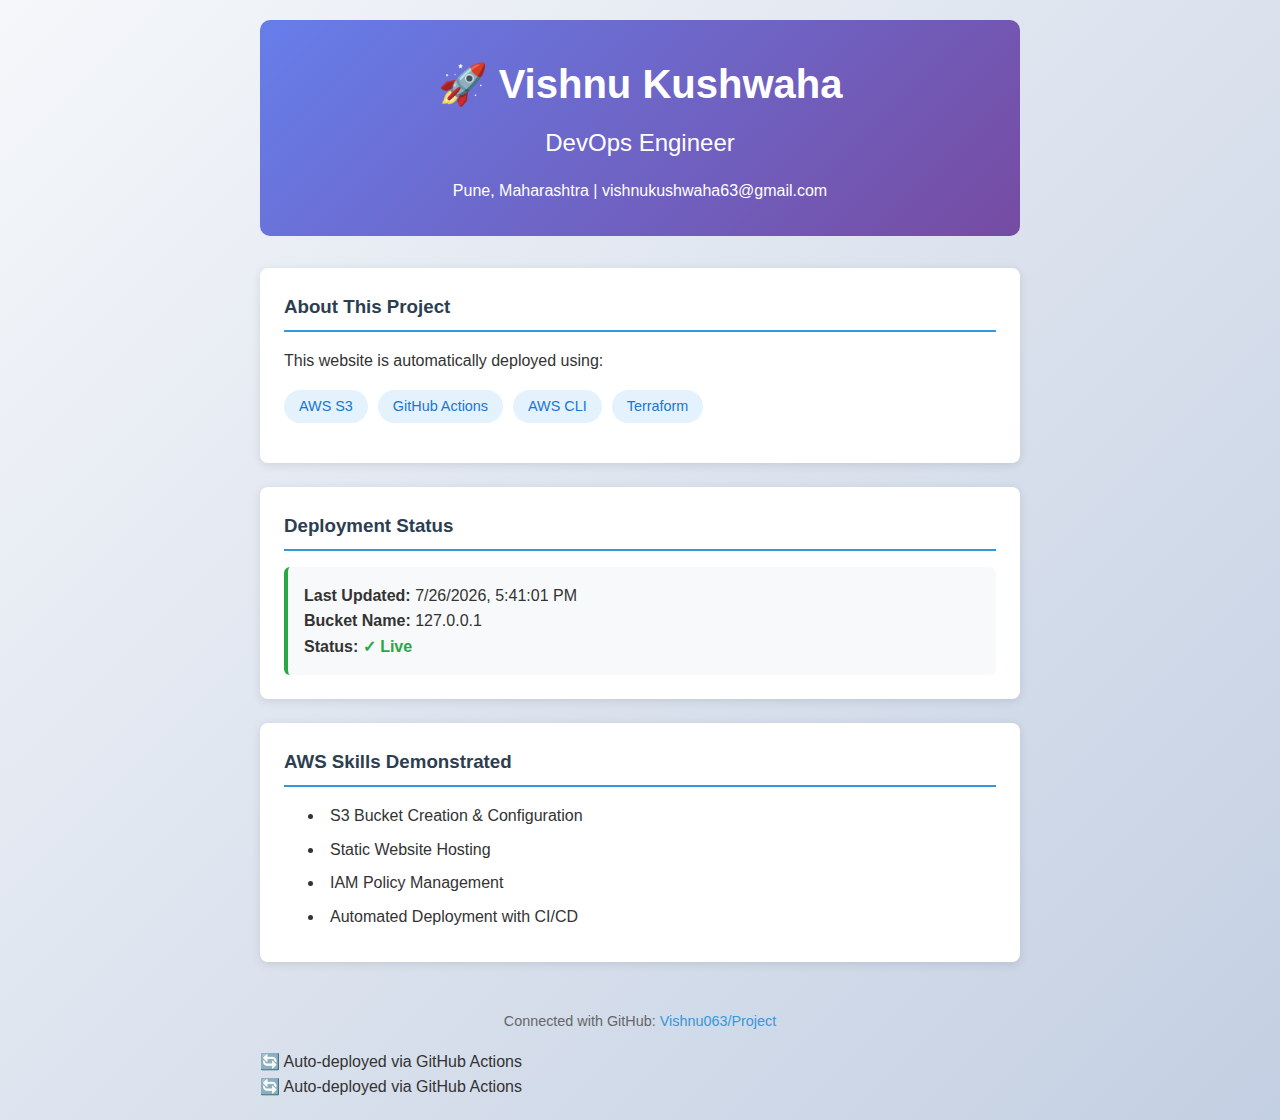
<file: index.html>
<!DOCTYPE html>
<html lang="en">
<head>
    <meta charset="UTF-8">
    <meta name="viewport" content="width=device-width, initial-scale=1.0">
    <title>Vishnu's DevOps Portfolio</title>
    <link rel="stylesheet" href="style.css">
</head>
<body>
    <header>
        <h1>🚀 Vishnu Kushwaha</h1>
        <h2>DevOps Engineer</h2>
        <p>Pune, Maharashtra | vishnukushwaha63@gmail.com</p>
    </header>
    
    <section class="about">
        <h3>About This Project</h3>
        <p>This website is automatically deployed using:</p>
        <div class="tech-stack">
            <span class="tech">AWS S3</span>
            <span class="tech">GitHub Actions</span>
            <span class="tech">AWS CLI</span>
            <span class="tech">Terraform</span>
        </div>
    </section>
    
    <section class="deployment-info">
        <h3>Deployment Status</h3>
        <div class="status-card">
            <p><strong>Last Updated:</strong> <span id="timestamp"></span></p>
            <p><strong>Bucket Name:</strong> <span id="bucket-name"></span></p>
            <p><strong>Status:</strong> <span class="status-success">✓ Live</span></p>
        </div>
    </section>
    
    <section class="skills">
        <h3>AWS Skills Demonstrated</h3>
        <ul>
            <li>S3 Bucket Creation & Configuration</li>
            <li>Static Website Hosting</li>
            <li>IAM Policy Management</li>
            <li>Automated Deployment with CI/CD</li>
        </ul>
    </section>
    
    <footer>
        <p>Connected with GitHub: <a href="https://github.com/Vishnu063/Project">Vishnu063/Project</a></p>
    </footer>
    
    <script>
        document.getElementById('timestamp').textContent = new Date().toLocaleString();
        document.getElementById('bucket-name').textContent = window.location.hostname;
    </script>
</body>
</html>

<!-- Add deployment badge -->
<div class="deployment-badge">
    <p>🔄 Auto-deployed via GitHub Actions</p>
</div>

<!-- Add deployment badge -->
<div class="deployment-badge">
    <p>🔄 Auto-deployed via GitHub Actions</p>
</div>
</file>
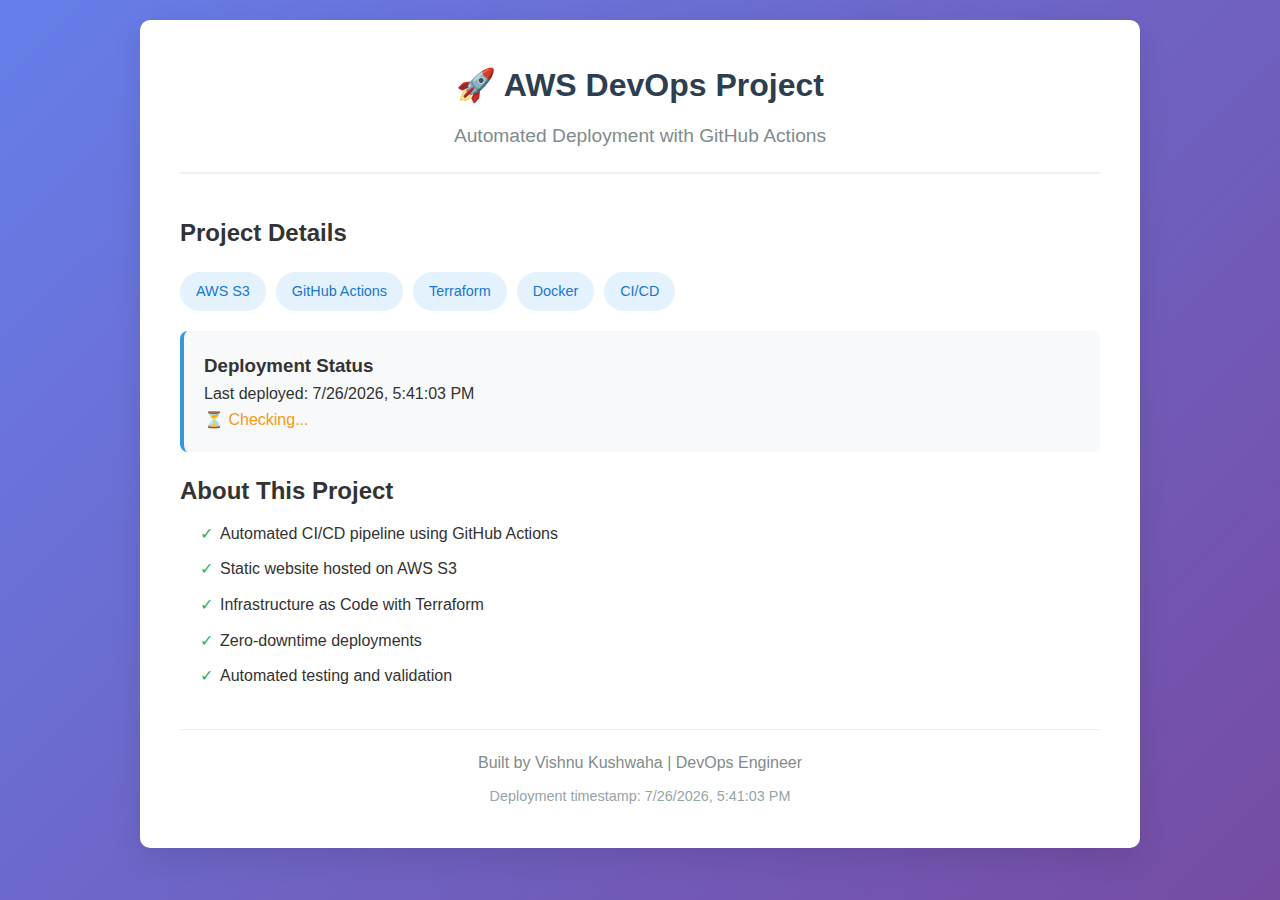
<file: website/index.html>
<!DOCTYPE html>
<html lang="en">
<head>
    <meta charset="UTF-8">
    <meta name="viewport" content="width=device-width, initial-scale=1.0">
    <title>AWS DevOps Portfolio</title>
    <link rel="stylesheet" href="style.css">
</head>
<body>
    <div class="container">
        <header>
            <h1>🚀 AWS DevOps Project</h1>
            <p class="subtitle">Automated Deployment with GitHub Actions</p>
        </header>
        
        <section class="project-info">
            <h2>Project Details</h2>
            <div class="tech-stack">
                <span class="tech-tag">AWS S3</span>
                <span class="tech-tag">GitHub Actions</span>
                <span class="tech-tag">Terraform</span>
                <span class="tech-tag">Docker</span>
                <span class="tech-tag">CI/CD</span>
            </div>
            
            <div class="deployment-status">
                <h3>Deployment Status</h3>
                <p>Last deployed: <span id="deployment-time">Loading...</span></p>
                <div id="status-indicator" class="status-pending">⏳ Checking...</div>
            </div>
        </section>
        
        <section class="about">
            <h2>About This Project</h2>
            <ul>
                <li>Automated CI/CD pipeline using GitHub Actions</li>
                <li>Static website hosted on AWS S3</li>
                <li>Infrastructure as Code with Terraform</li>
                <li>Zero-downtime deployments</li>
                <li>Automated testing and validation</li>
            </ul>
        </section>
        
        <footer>
            <p>Built by Vishnu Kushwaha | DevOps Engineer</p>
            <p class="timestamp">Deployment timestamp: <span id="timestamp"></span></p>
        </footer>
    </div>
    
    <script>
        const now = new Date();
        document.getElementById('timestamp').textContent = now.toLocaleString();
        document.getElementById('deployment-time').textContent = now.toLocaleString();
        
        setTimeout(() => {
            document.getElementById('status-indicator').className = 'status-success';
            document.getElementById('status-indicator').textContent = '✅ Deployment Successful';
        }, 1000);
    </script>
</body>
</html>
</file>
<file: style.css>
* {
    margin: 0;
    padding: 0;
    box-sizing: border-box;
}

body {
    font-family: 'Segoe UI', Tahoma, Geneva, Verdana, sans-serif;
    line-height: 1.6;
    color: #333;
    max-width: 800px;
    margin: 0 auto;
    padding: 20px;
    background: linear-gradient(135deg, #f5f7fa 0%, #c3cfe2 100%);
    min-height: 100vh;
}

header {
    text-align: center;
    padding: 2rem;
    background: linear-gradient(135deg, #667eea 0%, #764ba2 100%);
    color: white;
    border-radius: 10px;
    margin-bottom: 2rem;
}

header h1 {
    font-size: 2.5rem;
    margin-bottom: 0.5rem;
}

header h2 {
    font-size: 1.5rem;
    font-weight: 300;
    margin-bottom: 1rem;
}

section {
    background: white;
    padding: 1.5rem;
    border-radius: 8px;
    margin-bottom: 1.5rem;
    box-shadow: 0 2px 10px rgba(0,0,0,0.1);
}

h3 {
    color: #2c3e50;
    margin-bottom: 1rem;
    border-bottom: 2px solid #3498db;
    padding-bottom: 0.5rem;
}

.tech-stack {
    display: flex;
    gap: 10px;
    flex-wrap: wrap;
    margin: 1rem 0;
}

.tech {
    background: #e3f2fd;
    color: #1976d2;
    padding: 5px 15px;
    border-radius: 20px;
    font-size: 0.9rem;
    font-weight: 500;
}

.status-card {
    background: #f8f9fa;
    padding: 1rem;
    border-radius: 6px;
    border-left: 4px solid #28a745;
}

.status-success {
    color: #28a745;
    font-weight: bold;
}

ul {
    list-style-position: inside;
    padding-left: 1rem;
}

li {
    margin-bottom: 0.5rem;
    padding-left: 0.5rem;
}

footer {
    text-align: center;
    padding: 1rem;
    margin-top: 2rem;
    color: #666;
    font-size: 0.9rem;
}

a {
    color: #3498db;
    text-decoration: none;
}

a:hover {
    text-decoration: underline;
}
</file>
<file: website/style.css>
* {
    margin: 0;
    padding: 0;
    box-sizing: border-box;
}

body {
    font-family: -apple-system, BlinkMacSystemFont, 'Segoe UI', Roboto, Oxygen, Ubuntu, sans-serif;
    line-height: 1.6;
    color: #333;
    background: linear-gradient(135deg, #667eea 0%, #764ba2 100%);
    min-height: 100vh;
    padding: 20px;
}

.container {
    max-width: 1000px;
    margin: 0 auto;
    background: white;
    border-radius: 10px;
    padding: 40px;
    box-shadow: 0 10px 30px rgba(0,0,0,0.1);
}

header {
    text-align: center;
    margin-bottom: 40px;
    padding-bottom: 20px;
    border-bottom: 2px solid #f0f0f0;
}

h1 {
    color: #2c3e50;
    margin-bottom: 10px;
}

.subtitle {
    color: #7f8c8d;
    font-size: 1.2em;
}

.tech-stack {
    display: flex;
    gap: 10px;
    flex-wrap: wrap;
    margin: 20px 0;
}

.tech-tag {
    background: #e3f2fd;
    color: #1976d2;
    padding: 8px 16px;
    border-radius: 20px;
    font-size: 0.9em;
    font-weight: 500;
}

.deployment-status {
    background: #f8f9fa;
    padding: 20px;
    border-radius: 8px;
    margin: 20px 0;
    border-left: 4px solid #3498db;
}

.status-pending {
    color: #f39c12;
}

.status-success {
    color: #27ae60;
}

.about ul {
    list-style: none;
    padding-left: 20px;
}

.about li {
    margin: 10px 0;
    padding-left: 20px;
    position: relative;
}

.about li:before {
    content: "✓";
    color: #27ae60;
    position: absolute;
    left: 0;
}

footer {
    margin-top: 40px;
    padding-top: 20px;
    border-top: 1px solid #eee;
    text-align: center;
    color: #7f8c8d;
}

.timestamp {
    font-size: 0.9em;
    color: #95a5a6;
    margin-top: 10px;
}

@media (max-width: 768px) {
    .container {
        padding: 20px;
    }
    
    .tech-tag {
        padding: 6px 12px;
        font-size: 0.8em;
    }
}
</file>
